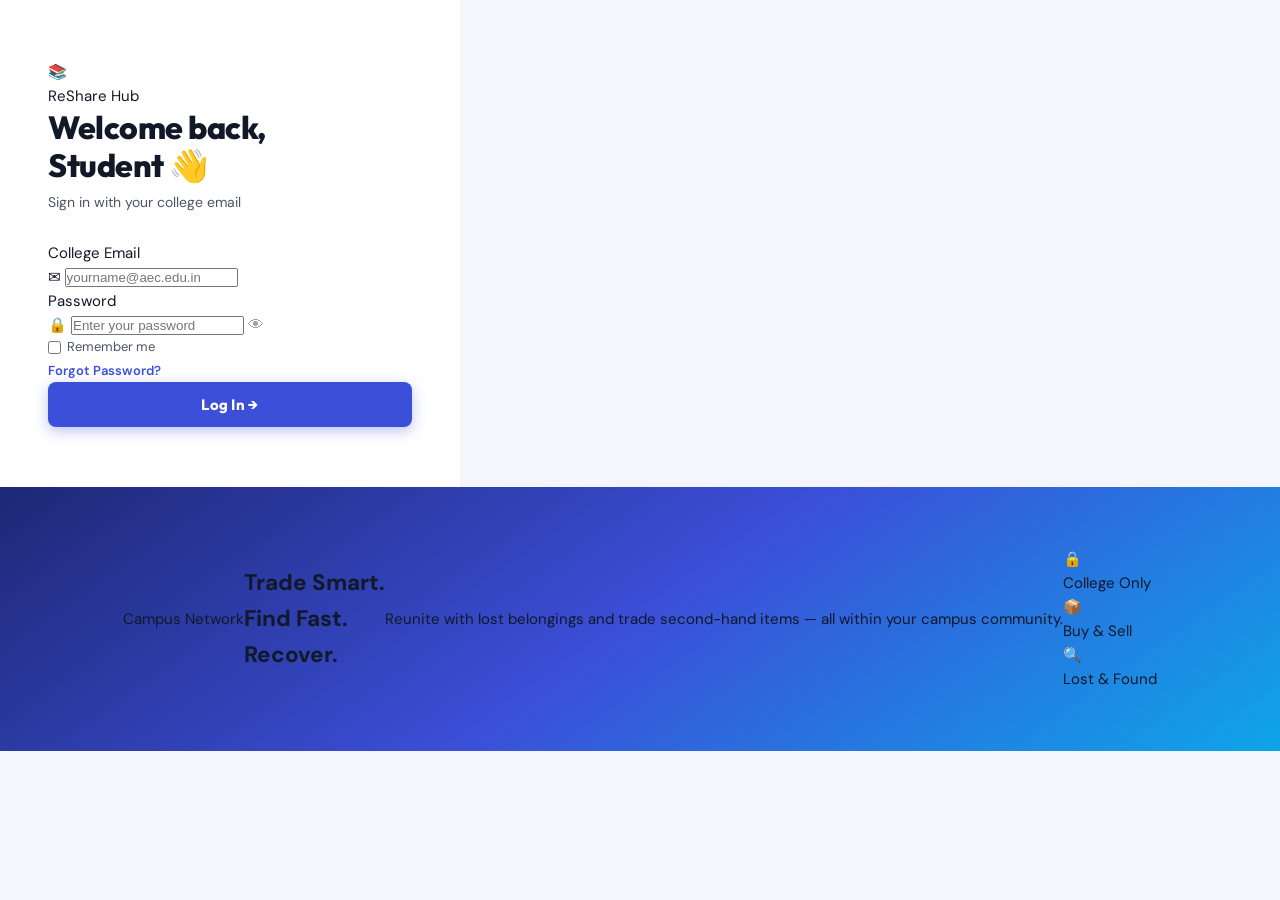
<file: login.html>
<!DOCTYPE html>
<html lang="en">
<head>
  <meta charset="UTF-8">
  <meta name="viewport" content="width=device-width,initial-scale=1">
  <title>Campus ReShare Hub — Login</title>
  <link rel="stylesheet" href="style.css">
</head>
<body class="login-bg">
<div class="login-card">
  <div class="login-panel">
    <div class="login-brand">
      <div class="login-brand-icon">📚</div>
      <span class="login-brand-name">ReShare Hub</span>
    </div>
    <h1 class="login-title">Welcome back,<br>Student 👋</h1>
    <p class="login-sub">Sign in with your college email</p>
    <div class="login-field">
      <label>College Email</label>
      <div class="login-input-wrap">
        <span>✉️</span>
        <input type="email" id="email" placeholder="yourname@aec.edu.in">
      </div>
    </div>
    <div class="login-field">
      <label>Password</label>
      <div class="login-input-wrap">
        <span>🔒</span>
        <input type="password" id="pwd" placeholder="Enter your password">
        <button class="eye-btn" onclick="togglePwd()">👁</button>
      </div>
    </div>
    <div class="login-row">
      <label class="remember"><input type="checkbox"> Remember me</label>
      <a class="forgot" onclick="forgotPassword()">Forgot Password?</a>
    </div>
    <p class="login-error" id="loginError"></p>
    <button class="btn-login" onclick="doLogin()">Log In →</button>
  </div>
  <div class="welcome-panel">
    <div class="wp-badge"><span class="wp-dot"></span> Campus Network</div>
    <h2 class="wp-title">Trade Smart.<br><span>Find Fast.</span><br>Recover.</h2>
    <p class="wp-sub">Reunite with lost belongings and trade second-hand items — all within your campus community.</p>
    <div class="wp-stats">
      <div class="wp-stat"><div class="wp-stat-num">🔒</div><div class="wp-stat-label">College Only</div></div>
      <div class="wp-divider"></div>
      <div class="wp-stat"><div class="wp-stat-num">📦</div><div class="wp-stat-label">Buy &amp; Sell</div></div>
      <div class="wp-divider"></div>
      <div class="wp-stat"><div class="wp-stat-num">🔍</div><div class="wp-stat-label">Lost &amp; Found</div></div>
    </div>
  </div>
</div>
<script>
function togglePwd(){ const p=document.getElementById("pwd"); p.type=p.type==="password"?"text":"password"; }
function doLogin(){
  const email=document.getElementById("email").value.trim();
  const pwd=document.getElementById("pwd").value.trim();
  const err=document.getElementById("loginError");
  err.innerText="";
  if(!email||!pwd){err.innerText="Please fill all fields.";return;}
  if(!["@aec.edu.in","@acet.edu.in","@acoe.edu.in"].some(d=>email.endsWith(d))){err.innerText="Use your college email only!";return;}
  if(pwd.length<4){err.innerText="Password too short!";return;}
  localStorage.setItem("user",email);
  window.location.href="index.html";
}
function forgotPassword(){ const e=prompt("Enter your college email:"); if(e) alert("Reset link sent to: "+e); }
document.addEventListener("keydown",e=>{ if(e.key==="Enter") doLogin(); });
</script>
</body>
</html>
</file>
<file: style.css>
/* ================================================
   CAMPUS RESHARE HUB — Professional Style System
   Font: Outfit (display) + DM Sans (body)
   Theme: Clean academic — navy + teal accent
   Dark/Light mode via [data-theme]
   ================================================ */

@import url('https://fonts.googleapis.com/css2?family=Outfit:wght@400;600;700;800&family=DM+Sans:ital,opsz,wght@0,9..40,300;0,9..40,400;0,9..40,500;1,9..40,300&display=swap');

/* ── CSS Variables ── */
:root {
  --primary: #3b4fd8;
  --primary-light: #eef0fd;
  --accent: #0ea5e9;
  --success: #10b981;
  --warning: #f59e0b;
  --danger: #ef4444;

  --bg: #f4f6fb;
  --surface: #ffffff;
  --surface2: #f8f9fe;
  --border: #e4e8f0;

  --text: #111827;
  --text-2: #4b5563;
  --text-3: #9ca3af;

  --navbar-h: 68px;
  --radius: 14px;
  --radius-sm: 8px;
  --shadow: 0 4px 24px rgba(59,79,216,0.08);
  --shadow-hover: 0 12px 40px rgba(59,79,216,0.16);

  --transition: 0.22s cubic-bezier(0.4,0,0.2,1);
}

[data-theme="dark"] {
  --bg: #0f1117;
  --surface: #1a1d27;
  --surface2: #22263a;
  --border: #2e3348;
  --text: #f1f5f9;
  --text-2: #94a3b8;
  --text-3: #475569;
  --primary-light: #1e2240;
  --shadow: 0 4px 24px rgba(0,0,0,0.4);
  --shadow-hover: 0 12px 40px rgba(0,0,0,0.5);
}

/* ── Reset & Base ── */
*, *::before, *::after { box-sizing: border-box; margin: 0; padding: 0; }

body {
  font-family: 'DM Sans', system-ui, sans-serif;
  background: var(--bg);
  color: var(--text);
  min-height: 100vh;
  font-size: 15px;
  line-height: 1.6;
  transition: background var(--transition), color var(--transition);
  animation: pageIn 0.4s ease both;
}

@keyframes pageIn {
  from { opacity: 0; transform: translateY(10px); }
  to   { opacity: 1; transform: translateY(0); }
}

a { text-decoration: none; color: inherit; }

/* ── NAVBAR ── */
.navbar {
  display: flex;
  justify-content: space-between;
  align-items: center;
  padding: 0 32px;
  height: var(--navbar-h);
  background: var(--surface);
  border-bottom: 1px solid var(--border);
  position: sticky;
  top: 0;
  z-index: 100;
  transition: background var(--transition), border-color var(--transition);
}

.logo {
  font-family: 'Outfit', sans-serif;
  font-weight: 800;
  font-size: 20px;
  color: var(--primary);
  letter-spacing: -0.5px;
}

nav {
  display: flex;
  align-items: center;
  gap: 4px;
}

nav a {
  font-family: 'DM Sans', sans-serif;
  font-weight: 500;
  font-size: 14px;
  color: var(--text-2);
  padding: 7px 14px;
  border-radius: var(--radius-sm);
  transition: all var(--transition);
  cursor: pointer;
}

nav a:hover { background: var(--primary-light); color: var(--primary); }

nav a.active {
  background: var(--primary);
  color: #fff;
  font-weight: 600;
}

.user-email {
  font-size: 13px;
  font-weight: 500;
  color: var(--text-2);
  padding: 0 8px;
  max-width: 180px;
  overflow: hidden;
  text-overflow: ellipsis;
  white-space: nowrap;
}

/* ── THEME TOGGLE ── */
.theme-toggle {
  background: var(--surface2) !important;
  color: var(--text) !important;
  border: 1px solid var(--border) !important;
  border-radius: 50px !important;
  width: 38px !important;
  height: 38px !important;
  padding: 0 !important;
  font-size: 17px;
  display: flex !important;
  align-items: center;
  justify-content: center;
  cursor: pointer;
  transition: all var(--transition) !important;
  box-shadow: none !important;
}

.theme-toggle:hover {
  background: var(--primary-light) !important;
  border-color: var(--primary) !important;
  transform: rotate(20deg) scale(1.08) !important;
  box-shadow: none !important;
}

/* ── LOGOUT BUTTON ── */
.logout-btn {
  background: var(--danger) !important;
  color: white !important;
  border: none !important;
  padding: 7px 16px !important;
  border-radius: var(--radius-sm) !important;
  font-family: 'DM Sans', sans-serif;
  font-weight: 600;
  font-size: 13px;
  cursor: pointer;
  transition: all var(--transition) !important;
}

.logout-btn:hover {
  filter: brightness(1.1);
  transform: translateY(-1px) !important;
  box-shadow: 0 4px 12px rgba(239,68,68,0.35) !important;
}

/* ── PAGE SECTIONS ── */
.lost-items-page, .welcome, .items {
  max-width: 1280px;
  margin: 0 auto;
  padding: 32px 28px;
}

.lost-items-page h1, .items h2 {
  font-family: 'Outfit', sans-serif;
  font-weight: 800;
  font-size: 2rem;
  color: var(--text);
  letter-spacing: -0.5px;
}

.lost-items-page > p {
  color: var(--text-2);
  margin-top: 4px;
  font-size: 14px;
}

/* ── WELCOME SECTION ── */
.welcome h1 {
  font-family: 'Outfit', sans-serif;
  font-weight: 800;
  font-size: 2.2rem;
  letter-spacing: -0.5px;
  background: linear-gradient(135deg, var(--primary) 0%, var(--accent) 100%);
  -webkit-background-clip: text;
  -webkit-text-fill-color: transparent;
  background-clip: text;
}

.welcome p { color: var(--text-2); margin-top: 6px; }

/* ── STATS ── */
.stats {
  display: grid;
  grid-template-columns: repeat(auto-fit, minmax(180px, 1fr));
  gap: 16px;
  max-width: 1280px;
  margin: 0 auto;
  padding: 0 28px 28px;
}

.stat-card {
  background: var(--surface);
  padding: 22px 20px;
  border-radius: var(--radius);
  box-shadow: var(--shadow);
  border: 1px solid var(--border);
  transition: all var(--transition);
  position: relative;
  overflow: hidden;
}

.stat-card::after {
  content: '';
  position: absolute;
  top: 0; right: 0;
  width: 80px; height: 80px;
  border-radius: 50%;
  opacity: 0.07;
  transform: translate(25px, -25px);
}

.stat-card.red::after   { background: #ef4444; }
.stat-card.green::after { background: #22c55e; }
.stat-card.blue::after  { background: #3b82f6; }
.stat-card.purple::after{ background: #a855f7; }

.stat-card:hover { transform: translateY(-5px); box-shadow: var(--shadow-hover); }

.stat-card h3 {
  font-family: 'DM Sans', sans-serif;
  font-size: 12px;
  font-weight: 600;
  text-transform: uppercase;
  letter-spacing: 0.8px;
  color: var(--text-3);
  margin-bottom: 8px;
}

.stat-card h2 {
  font-family: 'Outfit', sans-serif;
  font-size: 2.2rem;
  font-weight: 800;
  color: var(--text);
  line-height: 1;
}

.stat-card p {
  font-size: 12px;
  color: var(--text-2);
  margin-top: 4px;
}

.red   { border-top: 3px solid #ef4444; }
.green { border-top: 3px solid #22c55e; }
.blue  { border-top: 3px solid #3b82f6; }
.purple{ border-top: 3px solid #a855f7; }

/* ── SEARCH & FILTER BAR ── */
.search-filter {
  display: flex;
  gap: 12px;
  align-items: center;
  margin: 20px 0;
  flex-wrap: wrap;
}

.search-box {
  flex: 1;
  min-width: 200px;
  padding: 11px 16px 11px 40px;
  border: 1.5px solid var(--border);
  border-radius: 50px;
  background: var(--surface);
  color: var(--text);
  font-family: 'DM Sans', sans-serif;
  font-size: 14px;
  outline: none;
  transition: all var(--transition);
  background-image: url("data:image/svg+xml,%3Csvg xmlns='http://www.w3.org/2000/svg' width='16' height='16' fill='%239ca3af' viewBox='0 0 16 16'%3E%3Cpath d='M11.742 10.344a6.5 6.5 0 1 0-1.397 1.398h-.001c.03.04.062.078.098.115l3.85 3.85a1 1 0 0 0 1.415-1.414l-3.85-3.85a1.007 1.007 0 0 0-.115-.099zm-5.442 1.656a5.5 5.5 0 1 1 0-11 5.5 5.5 0 0 1 0 11z'/%3E%3C/svg%3E");
  background-repeat: no-repeat;
  background-position: 14px center;
}

.search-box:focus {
  border-color: var(--primary);
  box-shadow: 0 0 0 3px rgba(59,79,216,0.12);
}

.filter-box {
  padding: 11px 16px;
  border: 1.5px solid var(--border);
  border-radius: 50px;
  background: var(--surface);
  color: var(--text);
  font-family: 'DM Sans', sans-serif;
  font-size: 14px;
  outline: none;
  cursor: pointer;
  transition: all var(--transition);
  appearance: none;
  -webkit-appearance: none;
  padding-right: 36px;
  background-image: url("data:image/svg+xml,%3Csvg xmlns='http://www.w3.org/2000/svg' width='12' height='12' fill='%239ca3af' viewBox='0 0 16 16'%3E%3Cpath d='M7.247 11.14 2.451 5.658C1.885 5.013 2.345 4 3.204 4h9.592a1 1 0 0 1 .753 1.659l-4.796 5.48a1 1 0 0 1-1.506 0z'/%3E%3C/svg%3E");
  background-repeat: no-repeat;
  background-position: right 14px center;
}

.filter-box:focus { border-color: var(--primary); }

/* ── REPORT BUTTON ── */
.report-btn {
  padding: 11px 22px !important;
  background: var(--primary) !important;
  color: white !important;
  border: none !important;
  border-radius: 50px !important;
  font-family: 'DM Sans', sans-serif !important;
  font-weight: 600 !important;
  font-size: 14px !important;
  cursor: pointer;
  transition: all var(--transition) !important;
  white-space: nowrap;
  box-shadow: 0 4px 14px rgba(59,79,216,0.3) !important;
}

.report-btn:hover {
  transform: translateY(-2px) !important;
  box-shadow: 0 8px 20px rgba(59,79,216,0.4) !important;
  filter: brightness(1.08);
}

/* ── ITEMS GRID ── */
.items-grid {
  display: grid;
  grid-template-columns: repeat(auto-fill, minmax(260px, 1fr));
  gap: 20px;
  margin-top: 8px;
  align-items: start;
}

/* ── ITEM CARD ── */
/* .item-card {
  background: var(--surface);
  border: 1px solid var(--border);
  border-radius: var(--radius);
  overflow: hidden;
  box-shadow: var(--shadow);
  transition: all var(--transition);
  position: relative;
  display: flex;
  flex-direction: column;
  
  min-width: 0;
  width: 100%;
}

.item-card:hover {
  transform: translateY(-5px);
  box-shadow: var(--shadow-hover);
  border-color: rgba(59,79,216,0.2);
} */
.item-card {
  background: white;
  border-radius: 14px;
  overflow: hidden;
  box-shadow: 0 6px 16px rgba(0,0,0,0.08);
  transition: 0.3s;
  display: flex;
  flex-direction: column; /* 🔥 IMPORTANT */
}

.item-card:hover {
  transform: translateY(-5px);
}

/* IMAGE FIX */
.item-img {
  width: 100%;
  height: 180px;          /* fixed height */
  object-fit: cover;      /* 🔥 keeps image perfect */
  display: block;
}

/* CONTENT BELOW IMAGE */
.card-body {
  padding: 12px 14px;
}

/* ── IMAGE FIX (was showing broken 16x16 icon) ── */

#chatToggle {
  position: fixed;
  bottom: 20px;
  right: 20px;
  background: #6c63ff;
  color: white;
  padding: 15px;
  border-radius: 50%;
  cursor: pointer;
}

#chatContainer {
  position: fixed;
  bottom: 80px;
  right: 20px;
  width: 320px;
  height: 420px;
  background: #0b1320;
  border-radius: 10px;
  display: none;
  flex-direction: column;
}

#chatHeader {
  background: #4c5cff;
  color: white;
  padding: 10px;
}

#chatMessages {
  flex: 1;
  padding: 10px;
  overflow-y: auto;
  color: white;
}

#chatInputArea {
  display: flex;
}

#chatInput {
  flex: 1;
  padding: 10px;
  border: none;
}

#sendBtn {
  background: #6c63ff;
  color: white;
  border: none;
  padding: 10px;
}


/* ── ITEM IMAGE — fully contained, no overflow ── */
.item-card .item-img {
  display: block;
  width: 100%;
  height: 200px;
  object-fit: cover;
  object-position: center;
  flex-shrink: 0;
  border-radius: 0;           /* card itself clips the corners */
  border-bottom: 1px solid var(--border);
  background: var(--surface2);
  cursor: zoom-in;
  transition: transform 0.4s ease;
}

.item-card:hover .item-img {
  transform: scale(1.05);
}

.card-body {
  padding: 16px;
  flex: 1;
  display: flex;
  flex-direction: column;
  gap: 4px;
}

.item-title {
  font-family: 'Outfit', sans-serif;
  font-weight: 700;
  font-size: 1.05rem;
  color: var(--text);
  margin-bottom: 6px;
  line-height: 1.3;
}

.item-card p {
  font-size: 13px;
  color: var(--text-2);
  display: flex;
  align-items: center;
  gap: 5px;
  padding: 2px 0;
}

/* ── CARD BUTTONS ── */
.card-buttons, .contact-buttons {
  display: flex;
  gap: 8px;
  flex-wrap: wrap;
  margin-top: 12px;
  padding-top: 12px;
  border-top: 1px solid var(--border);
}

.call-btn, .wa-btn, .whatsapp-btn {
  display: inline-flex;
  align-items: center;
  gap: 4px;
  padding: 6px 12px;
  border-radius: 50px;
  font-family: 'DM Sans', sans-serif;
  font-size: 12px;
  font-weight: 600;
  text-decoration: none;
  transition: all var(--transition);
}

.call-btn { background: #d1fae5; color: #065f46; }
.wa-btn, .whatsapp-btn { background: #dcfce7; color: #14532d; }

.call-btn:hover, .wa-btn:hover, .whatsapp-btn:hover {
  transform: translateY(-1px);
  filter: brightness(0.95);
}

.chat-btn, .sms-btn {
  display: inline-flex;
  align-items: center;
  gap: 4px;
  background: #eff6ff;
  color: #1d4ed8;
  border: 1.5px solid #93c5fd;
  padding: 6px 12px;
  border-radius: 50px;
  font-size: 12px;
  font-weight: 600;
  font-family: 'DM Sans', sans-serif;
  text-decoration: none;
  cursor: pointer;
  transition: all var(--transition);
}

.chat-btn:hover, .sms-btn:hover {
  background: #1d4ed8;
  color: white;
  border-color: #1d4ed8;
  transform: translateY(-1px);
}

[data-theme="dark"] .sms-btn {
  background: #1e3a5f;
  color: #93c5fd;
  border-color: #1e40af;
}

[data-theme="dark"] .sms-btn:hover {
  background: #2563eb;
  color: white;
}

.claim-btn {
  background: #fef3c7 !important;
  color: #92400e !important;
  border: 1.5px solid #fbbf24 !important;
  padding: 5px 12px !important;
  border-radius: 50px !important;
  font-size: 12px !important;
  font-weight: 600 !important;
  font-family: 'DM Sans', sans-serif !important;
  cursor: pointer;
  transition: all var(--transition) !important;
  box-shadow: none !important;
}

.claim-btn:hover {
  background: #f59e0b !important;
  color: white !important;
  border-color: #f59e0b !important;
  transform: translateY(-1px) !important;
}

/* ── BADGES ── */
.badge {
  display: inline-block;
  padding: 4px 10px;
  border-radius: 50px;
  font-size: 11px;
  font-weight: 700;
  font-family: 'DM Sans', sans-serif;
  letter-spacing: 0.3px;
  margin-top: 8px;
}

.badge.active, .active.badge   { background: var(--primary-light); color: var(--primary); }
.badge.matched, .matched.badge { background: #f3e8ff; color: #7c3aed; }
.badge.unclaimed               { background: #fef3c7; color: #92400e; }

/* ── GLOBAL BUTTON RESET ── */
button {
  font-family: 'DM Sans', sans-serif;
  font-size: 14px;
  cursor: pointer;
  transition: all var(--transition);
  border: none;
}

button:active { transform: scale(0.97) !important; }

/* ── POPUP ── */
.popup {
  display: none;
  position: fixed;
  inset: 0;
  background: rgba(0,0,0,0.55);
  backdrop-filter: blur(4px);
  justify-content: center;
  align-items: center;
  z-index: 9999;
  animation: fadeOverlay 0.2s ease;
}

@keyframes fadeOverlay { from { opacity:0; } to { opacity:1; } }

.popup-content {
  background: var(--surface);
  border-radius: var(--radius);
  width: 420px;
  max-width: 95vw;
  max-height: 90vh;
  overflow-y: auto;
  box-shadow: 0 24px 60px rgba(0,0,0,0.25);
  animation: popIn 0.25s cubic-bezier(0.34,1.56,0.64,1) both;
  position: relative;
  z-index: 10000;
}

@keyframes popIn {
  from { transform: scale(0.85); opacity: 0; }
  to   { transform: scale(1);    opacity: 1; }
}

/* ── MODERN FORM ── */
.modern-form {
  padding: 28px;
}

.modern-form h2 {
  font-family: 'Outfit', sans-serif;
  font-weight: 800;
  font-size: 1.3rem;
  color: var(--text);
  margin-bottom: 20px;
  padding-bottom: 14px;
  border-bottom: 1px solid var(--border);
}

.input-group {
  display: flex;
  align-items: center;
  background: var(--surface2);
  border: 1.5px solid var(--border);
  padding: 10px 14px;
  border-radius: var(--radius-sm);
  margin-bottom: 12px;
  transition: border-color var(--transition);
}

.input-group:focus-within {
  border-color: var(--primary);
  box-shadow: 0 0 0 3px rgba(59,79,216,0.1);
}

.input-group span { font-size: 16px; margin-right: 10px; flex-shrink: 0; }

.input-group input,
.input-group select {
  border: none;
  outline: none;
  background: transparent;
  width: 100%;
  font-family: 'DM Sans', sans-serif;
  font-size: 14px;
  color: var(--text);
}

.input-group select option { background: var(--surface); }

.upload-box {
  background: var(--surface2);
  border: 1.5px dashed var(--border);
  border-radius: var(--radius-sm);
  padding: 14px;
  margin-bottom: 12px;
  font-size: 13px;
  color: var(--text-2);
}

.upload-box label { font-weight: 600; display: block; margin-bottom: 6px; }
.upload-box input { width: 100%; font-size: 13px; }

.form-buttons {
  display: flex;
  gap: 10px;
  margin-top: 18px;
}

.submit-btn {
  flex: 1;
  padding: 11px;
  background: var(--primary) !important;
  color: white !important;
  border: none !important;
  border-radius: var(--radius-sm) !important;
  font-weight: 700 !important;
  font-size: 14px !important;
  font-family: 'DM Sans', sans-serif !important;
  box-shadow: 0 4px 14px rgba(59,79,216,0.3) !important;
}

.submit-btn:hover { filter: brightness(1.08); transform: translateY(-1px) !important; }

.close-btn {
  flex: 1;
  padding: 11px;
  background: #fee2e2 !important;
  color: #b91c1c !important;
  border: none !important;
  border-radius: var(--radius-sm) !important;
  font-weight: 700 !important;
  font-size: 14px !important;
  font-family: 'DM Sans', sans-serif !important;
}

.close-btn:hover { background: #fca5a5 !important; transform: translateY(-1px) !important; }

/* ── CHAT POPUP ── */
.chat-popup-content {
  width: 400px !important;
  padding: 0 !important;
  border-radius: var(--radius) !important;
  overflow: hidden;
  display: flex;
  flex-direction: column;
  max-height: 560px;
}

.chat-header {
  display: flex;
  justify-content: space-between;
  align-items: center;
  background: var(--primary);
  color: #fff;
  padding: 16px 20px;
}

.chat-header h3 {
  margin: 0;
  font-family: 'Outfit', sans-serif;
  font-weight: 700;
  font-size: 15px;
  white-space: nowrap;
  overflow: hidden;
  text-overflow: ellipsis;
}

.close-chat-btn {
  background: rgba(255,255,255,0.15) !important;
  color: white !important;
  font-size: 14px;
  width: 30px !important;
  height: 30px !important;
  padding: 0 !important;
  border-radius: 50% !important;
  flex-shrink: 0;
  box-shadow: none !important;
  display: flex !important;
  align-items: center;
  justify-content: center;
}

.close-chat-btn:hover {
  background: rgba(255,255,255,0.3) !important;
  transform: scale(1.1) !important;
}

.chat-messages {
  flex: 1;
  overflow-y: auto;
  padding: 16px;
  background: var(--surface2);
  min-height: 240px;
  max-height: 320px;
  display: flex;
  flex-direction: column;
  gap: 8px;
}

.chat-input-row {
  display: flex;
  gap: 8px;
  padding: 12px 16px;
  background: var(--surface);
  border-top: 1px solid var(--border);
}

.chat-input-field {
  flex: 1;
  padding: 10px 16px;
  border: 1.5px solid var(--border);
  border-radius: 50px;
  font-family: 'DM Sans', sans-serif;
  font-size: 14px;
  outline: none;
  background: var(--surface2);
  color: var(--text);
  transition: border-color var(--transition);
}

.chat-input-field:focus {
  border-color: var(--primary);
  box-shadow: 0 0 0 3px rgba(59,79,216,0.12);
}

.send-btn {
  background: var(--primary) !important;
  color: white !important;
  border-radius: 50px !important;
  padding: 10px 18px !important;
  font-weight: 600 !important;
  font-size: 13px !important;
  box-shadow: none !important;
}

.send-btn:hover { filter: brightness(1.1); transform: translateY(-1px) !important; }

.my-msg {
  background: var(--primary);
  color: white;
  padding: 9px 13px;
  border-radius: 16px 16px 4px 16px;
  max-width: 75%;
  align-self: flex-end;
  font-size: 13.5px;
  line-height: 1.45;
}

.other-msg {
  background: var(--surface);
  color: var(--text);
  border: 1px solid var(--border);
  padding: 9px 13px;
  border-radius: 16px 16px 16px 4px;
  max-width: 75%;
  align-self: flex-start;
  font-size: 13.5px;
  line-height: 1.45;
}

.msg-time {
  display: block;
  font-size: 10px;
  opacity: 0.55;
  margin-top: 3px;
}

.chat-empty {
  text-align: center;
  color: var(--text-3);
  font-size: 13px;
  margin: auto;
  padding: 20px;
}

/* ── OWNER CLAIMS ── */
.owner-claims {
  margin-top: 12px;
  background: #fffbeb;
  border: 1px solid #fde68a;
  border-radius: var(--radius-sm);
  padding: 10px 14px;
}

[data-theme="dark"] .owner-claims {
  background: #1c1a0f;
  border-color: #78350f;
}

.claims-label {
  font-size: 10px;
  font-weight: 700;
  text-transform: uppercase;
  letter-spacing: 0.8px;
  color: #92400e;
  margin-bottom: 8px;
}

.claim-row {
  display: flex;
  align-items: center;
  gap: 6px;
  padding: 6px 0;
  border-bottom: 1px solid #fde68a;
  font-size: 12px;
  flex-wrap: wrap;
}

.claim-row:last-child { border-bottom: none; }
.claim-row span { flex: 1; color: var(--text-2); }

.approve-btn {
  background: #bbf7d0 !important;
  color: #065f46 !important;
  border: 1px solid #6ee7b7 !important;
  padding: 3px 8px !important;
  font-size: 11px !important;
  font-weight: 600 !important;
  border-radius: 6px !important;
}

.reject-btn {
  background: #fee2e2 !important;
  color: #b91c1c !important;
  border: 1px solid #fca5a5 !important;
  padding: 3px 8px !important;
  font-size: 11px !important;
  font-weight: 600 !important;
  border-radius: 6px !important;
}

.owner-badge {
  display: inline-block;
  margin-top: 8px;
  background: var(--primary-light);
  color: var(--primary);
  padding: 4px 12px;
  border-radius: 50px;
  font-size: 11px;
  font-weight: 700;
}

/* ── NOTIFICATION ── */
.notification {
  position: fixed;
  top: 80px;
  right: 24px;
  background: var(--primary);
  color: white;
  padding: 12px 20px;
  border-radius: var(--radius-sm);
  font-size: 14px;
  font-weight: 500;
  z-index: 99999;
  box-shadow: 0 8px 24px rgba(59,79,216,0.4);
  animation: slideNotif 0.3s ease;
  transition: opacity 0.4s;
  max-width: 300px;
}

@keyframes slideNotif {
  from { transform: translateX(60px); opacity: 0; }
  to   { transform: translateX(0);    opacity: 1; }
}

/* ── LOGIN PAGE ── */
.card {
  display: flex;
  min-height: 100vh;
  align-items: stretch;
}

.login-panel {
  flex: 1;
  max-width: 460px;
  padding: 60px 48px;
  display: flex;
  flex-direction: column;
  justify-content: center;
  background: var(--surface);
}

.brand-row {
  display: flex;
  align-items: center;
  gap: 10px;
  margin-bottom: 36px;
}

.brand-icon { font-size: 26px; }

.brand-name {
  font-family: 'Outfit', sans-serif;
  font-weight: 800;
  font-size: 20px;
  color: var(--primary);
  letter-spacing: -0.3px;
}

.login-title {
  font-family: 'Outfit', sans-serif;
  font-weight: 800;
  font-size: 2rem;
  color: var(--text);
  letter-spacing: -0.5px;
  line-height: 1.2;
  margin-bottom: 6px;
}

.login-sub {
  color: var(--text-2);
  font-size: 14px;
  margin-bottom: 28px;
}

.field { margin-bottom: 16px; }

.field label {
  display: block;
  font-size: 12px;
  font-weight: 700;
  text-transform: uppercase;
  letter-spacing: 0.6px;
  color: var(--text-2);
  margin-bottom: 7px;
}

.field-wrap {
  display: flex;
  align-items: center;
  background: var(--surface2);
  border: 1.5px solid var(--border);
  border-radius: var(--radius-sm);
  padding: 0 14px;
  transition: border-color var(--transition);
}

.field-wrap:focus-within { border-color: var(--primary); }
.field-wrap .icon { font-size: 16px; margin-right: 10px; }

.field-wrap input {
  flex: 1;
  border: none;
  outline: none;
  background: transparent;
  padding: 12px 0;
  font-family: 'DM Sans', sans-serif;
  font-size: 14px;
  color: var(--text);
}

.eye-btn {
  background: transparent !important;
  color: var(--text-3) !important;
  font-size: 16px;
  padding: 0 !important;
  box-shadow: none !important;
}

.row {
  display: flex;
  justify-content: space-between;
  align-items: center;
  margin: 12px 0 20px;
}

.remember {
  display: flex;
  align-items: center;
  gap: 6px;
  font-size: 13px;
  color: var(--text-2);
  cursor: pointer;
}

.forgot {
  font-size: 13px;
  color: var(--primary);
  font-weight: 600;
  text-decoration: none;
}

.btn-login {
  width: 100%;
  padding: 13px;
  background: var(--primary) !important;
  color: white !important;
  border: none !important;
  border-radius: var(--radius-sm) !important;
  font-family: 'Outfit', sans-serif !important;
  font-weight: 700 !important;
  font-size: 15px !important;
  letter-spacing: 0.3px;
  cursor: pointer;
  box-shadow: 0 4px 14px rgba(59,79,216,0.35) !important;
  transition: all var(--transition) !important;
}

.btn-login:hover {
  filter: brightness(1.08);
  transform: translateY(-2px) !important;
  box-shadow: 0 8px 24px rgba(59,79,216,0.4) !important;
}

.signup-row {
  text-align: center;
  margin-top: 20px;
  font-size: 13px;
  color: var(--text-2);
}

.signup-row a { color: var(--primary); font-weight: 600; }

.welcome-panel {
  flex: 1;
  background: linear-gradient(145deg, #1e2875 0%, #3b4fd8 50%, #0ea5e9 100%);
  display: flex;
  align-items: center;
  justify-content: center;
  padding: 60px;
  position: relative;
  overflow: hidden;
}

.welcome-panel .arc {
  position: absolute;
  width: 400px; height: 400px;
  border-radius: 50%;
  border: 60px solid rgba(255,255,255,0.06);
  top: -100px; right: -100px;
}

.welcome-panel .arc-2 {
  width: 280px; height: 280px;
  bottom: -60px; left: -60px;
  top: auto;
}

.welcome-content { position: relative; z-index: 1; color: white; }

.welcome-badge {
  display: inline-flex;
  align-items: center;
  gap: 8px;
  background: rgba(255,255,255,0.15);
  padding: 6px 14px;
  border-radius: 50px;
  font-size: 12px;
  font-weight: 600;
  letter-spacing: 0.5px;
  margin-bottom: 24px;
}

.dot {
  width: 7px; height: 7px;
  background: #4ade80;
  border-radius: 50%;
  animation: pulse 2s infinite;
}

@keyframes pulse {
  0%, 100% { opacity: 1; }
  50%       { opacity: 0.4; }
}

.welcome-title {
  font-family: 'Outfit', sans-serif;
  font-weight: 800;
  font-size: 2.6rem;
  line-height: 1.15;
  letter-spacing: -1px;
  margin-bottom: 16px;
}

.welcome-title span { color: #7dd3fc; }

.welcome-sub {
  font-size: 14px;
  line-height: 1.7;
  opacity: 0.8;
  max-width: 320px;
  margin-bottom: 36px;
}

.stats-row {
  display: flex;
  align-items: center;
  gap: 20px;
}

.stat .stat-num { font-size: 24px; }
.stat .stat-label { font-size: 11px; opacity: 0.7; margin-top: 3px; font-weight: 600; text-transform: uppercase; letter-spacing: 0.5px; }
.divider { width: 1px; height: 36px; background: rgba(255,255,255,0.2); }

/* ── RESPONSIVE ── */
@media (max-width: 768px) {
  .welcome-panel { display: none; }
  .login-panel { padding: 40px 24px; max-width: 100%; }
  .stats { grid-template-columns: repeat(2, 1fr); }
  .lost-items-page, .welcome, .items { padding: 20px 16px; }
  .navbar { padding: 0 16px; }
  .search-filter { flex-direction: column; }
  .search-box { min-width: auto; }
}

/* ── SCROLLBAR ── */
::-webkit-scrollbar { width: 6px; height: 6px; }
::-webkit-scrollbar-track { background: var(--surface2); }
::-webkit-scrollbar-thumb { background: var(--border); border-radius: 10px; }
::-webkit-scrollbar-thumb:hover { background: var(--text-3); }

/* ── IMAGE LIGHTBOX PREVIEW ── */
#imgLightbox {
  display: none;
  position: fixed;
  inset: 0;
  background: rgba(0, 0, 0, 0.88);
  backdrop-filter: blur(8px);
  z-index: 99999;
  justify-content: center;
  align-items: center;
  animation: lbFadeIn 0.2s ease;
  cursor: zoom-out;
}

#imgLightbox.open { display: flex; }

@keyframes lbFadeIn {
  from { opacity: 0; }
  to   { opacity: 1; }
}

#imgLightbox img {
  max-width: 88vw;
  max-height: 85vh;
  object-fit: contain;
  border-radius: 12px;
  box-shadow: 0 24px 80px rgba(0,0,0,0.7);
  animation: lbZoomIn 0.25s cubic-bezier(0.34,1.56,0.64,1) both;
  cursor: default;
  user-select: none;
}

@keyframes lbZoomIn {
  from { transform: scale(0.78); opacity: 0; }
  to   { transform: scale(1);    opacity: 1; }
}

#imgLightbox .lb-caption {
  position: absolute;
  bottom: 28px;
  left: 50%;
  transform: translateX(-50%);
  background: rgba(0,0,0,0.55);
  color: white;
  padding: 8px 20px;
  border-radius: 50px;
  font-family: 'DM Sans', sans-serif;
  font-size: 13px;
  font-weight: 500;
  white-space: nowrap;
  max-width: 80vw;
  overflow: hidden;
  text-overflow: ellipsis;
}

#imgLightbox .lb-close {
  position: absolute;
  top: 20px;
  right: 24px;
  background: rgba(255,255,255,0.15) !important;
  color: white !important;
  border: none !important;
  width: 40px !important;
  height: 40px !important;
  border-radius: 50% !important;
  font-size: 18px;
  display: flex !important;
  align-items: center;
  justify-content: center;
  cursor: pointer;
  transition: background 0.2s !important;
  box-shadow: none !important;
  padding: 0 !important;
}

#imgLightbox .lb-close:hover {
  background: rgba(255,255,255,0.3) !important;
  transform: scale(1.1) !important;
}

/* Make card images show pointer cursor */

/* IMAGE ZOOM MODAL */
.image-modal {
  display: none;
  position: fixed;
  z-index: 99999;
  inset: 0;
  background: rgba(0, 0, 0, 0.92);
  backdrop-filter: blur(6px);
  justify-content: center;
  align-items: center;
  animation: lbFadeIn 0.2s ease;
}

.modal-content {
  max-width: 88vw;
  max-height: 85vh;
  width: auto;
  height: auto;
  object-fit: contain;
  border-radius: 12px;
  box-shadow: 0 24px 80px rgba(0,0,0,0.7);
  animation: lbZoomIn 0.25s cubic-bezier(0.34,1.56,0.64,1) both;
  display: block;
  cursor: default;
}

.close-modal {
  position: fixed;
  top: 20px;
  right: 24px;
  font-size: 18px;
  font-weight: 700;
  color: white;
  cursor: pointer;
  background: rgba(255,255,255,0.15);
  border: none;
  width: 44px;
  height: 44px;
  border-radius: 50%;
  display: flex;
  align-items: center;
  justify-content: center;
  transition: background 0.2s, transform 0.2s;
  z-index: 100000;
  line-height: 1;
}

.close-modal:hover {
  background: rgba(255,255,255,0.35);
  transform: scale(1.1);
}
</file>
